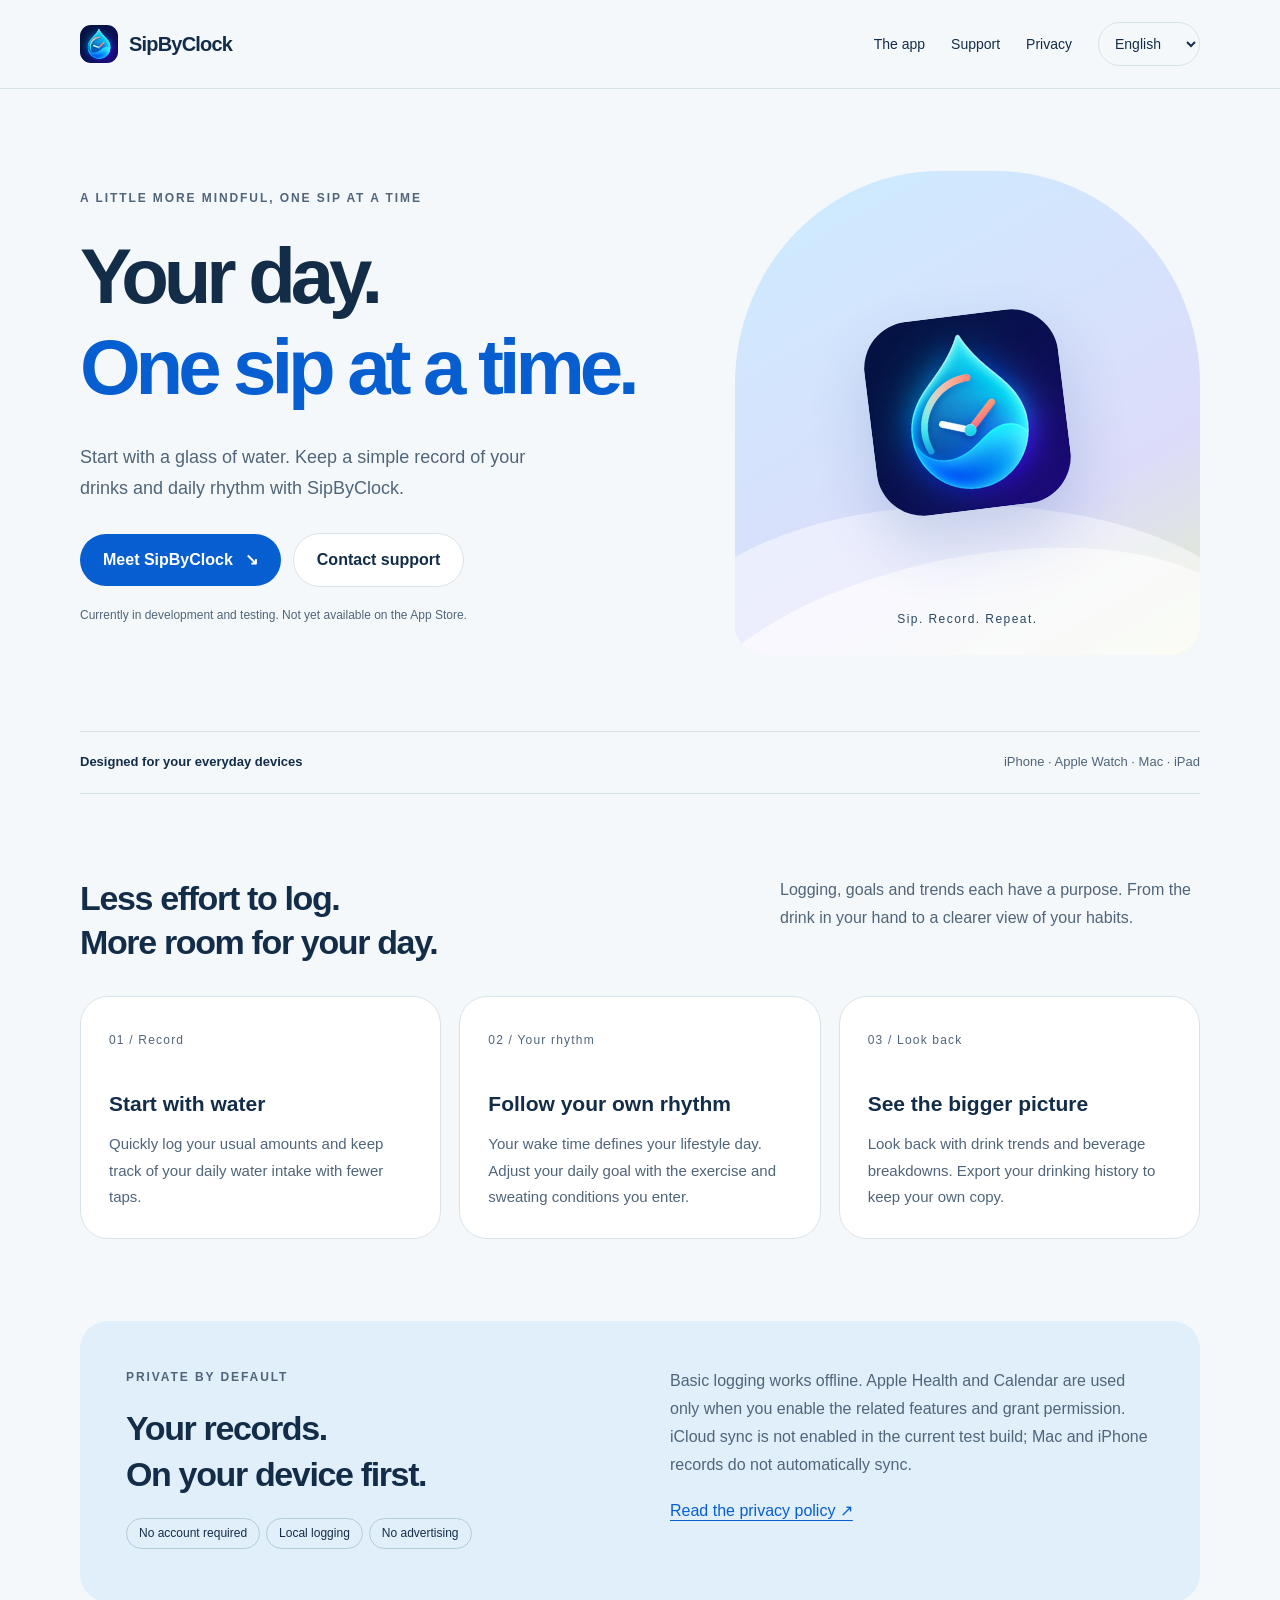
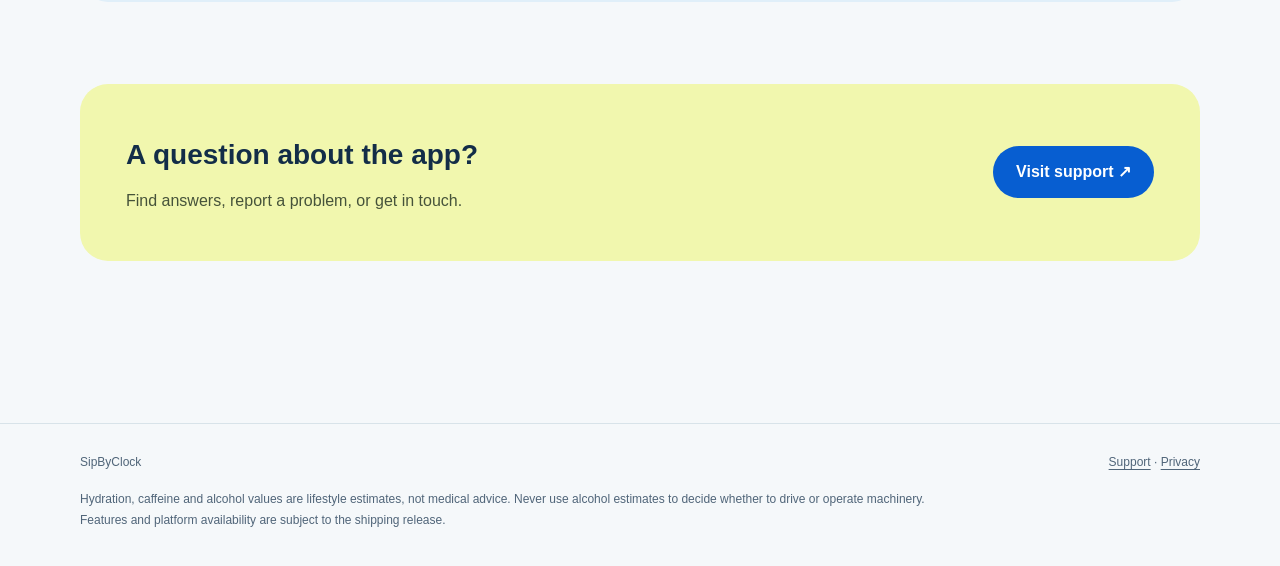
<file: index.html>
<!doctype html>
<!-- Generated by Website/build_site.mjs. Edit templates and i18n source. -->
<html lang="zh-Hant"><head><meta charset="utf-8"><meta name="viewport" content="width=device-width,initial-scale=1"><meta name="description" content="SipByClock 飲品隨手記：App 介紹、客服與隱私權政策。"><title>SipByClock 飲品隨手記</title><link rel="icon" href="assets/app-icon.png"><link rel="stylesheet" href="styles.css">
<script src="language.js" defer></script>
<script src="i18n/zh-Hant.js" defer></script>
<script src="i18n/zh-Hans.js" defer></script>
<script src="i18n/en.js" defer></script>
<script src="i18n/de.js" defer></script>
<script src="i18n/fr.js" defer></script>
<script src="i18n/ja.js" defer></script>
<script src="i18n/ko.js" defer></script>
<script src="i18n/es.js" defer></script>
<script src="site.js" defer></script>
</head><body data-page="home">
<a class="skip" href="#main"><span data-i18n="common.skip">跳至主要內容</span></a>
<header><div class="wrap nav"><a class="brand" href="./" data-local><img src="assets/app-icon.png" alt="" width="38" height="38">SipByClock</a><nav aria-label="主要導覽"><a href="./#features" data-local><span data-i18n="common.app">認識 App</span></a><a href="support.html" data-local><span data-i18n="common.support">支援</span></a><a href="privacy.html" data-local><span data-i18n="common.privacy">隱私</span></a><label class="language-picker"><span class="sr-only" data-i18n="common.language">選擇語言</span><select id="language" name="lang" disabled><option value="zh-Hant" lang="zh-Hant" selected>繁體中文</option><option value="zh-Hans" lang="zh-Hans">简体中文</option><option value="en" lang="en">English</option><option value="de" lang="de">Deutsch</option><option value="fr" lang="fr">Français</option><option value="ja" lang="ja">日本語</option><option value="ko" lang="ko">한국어</option><option value="es" lang="es">Español</option></select></label></nav></div></header>
<main id="main" class="wrap">
  <div class="hero">
    <div>
      <p class="eyebrow" data-i18n="home.eyebrow">每一口，都更用心</p>
      <h1><span class="hero-first" data-i18n="home.hero1">每一口，</span><br><span data-i18n="home.hero2">都有記錄。</span></h1>
      <p class="lede" data-i18n="home.intro">從一杯水開始，記下飲品與生活節奏。SipByClock 飲品隨手記，讓每日記錄更簡單。</p>
      <div class="actions">
        <a class="button" href="#features"><span data-i18n="home.meet">認識 SipByClock</span><span aria-hidden="true">↘</span></a>
        <a class="button secondary" href="support.html" data-local data-i18n="common.contact">聯絡支援</a>
      </div>
      <p class="release-note" data-i18n="home.release">目前開發測試中，尚未提供 App Store 公開下載。</p>
    </div>
    <div class="hero-art" aria-hidden="true"><img src="assets/app-icon.png" alt="" width="256" height="256"><div class="art-caption" data-i18n="home.caption">喝一口。記一下。繼續生活。</div></div>
  </div>
  <div class="platforms"><strong data-i18n="home.platforms">為日常的不同裝置而設計</strong><span>iPhone · Apple Watch · Mac · iPad</span></div>
  <section class="content" id="features">
    <div class="section-head"><h2><span data-i18n="home.heading1">記錄少一點負擔，</span><br><span data-i18n="home.heading2">生活多一點從容。</span></h2><p data-i18n="home.explanation">記錄、目標與趨勢各司其職。從當下的一杯，到看見自己的日常習慣。</p></div>
    <div class="features">
      <article class="feature"><span class="number" data-i18n="home.record">01 / 記錄</span><h3 data-i18n="home.water">從一杯水開始</h3><p data-i18n="home.waterBody">快速記錄常用容量，減少重複輸入，讓每天的飲水記錄更簡單。</p></article>
      <article class="feature"><span class="number" data-i18n="home.rhythm">02 / 生活節奏</span><h3 data-i18n="home.rhythmTitle">照自己的節奏調整</h3><p data-i18n="home.rhythmBody">依起床時間劃分生活日，讓今日目標配合你填寫的運動與出汗條件。</p></article>
      <article class="feature"><span class="number" data-i18n="home.review">03 / 回顧</span><h3 data-i18n="home.reviewTitle">看見累積的日常</h3><p data-i18n="home.reviewBody">透過飲用趨勢與飲品佔比回顧紀錄，也可匯出飲用歷史，保留自己的資料。</p></article>
    </div>
  </section>
  <section class="privacy-band">
    <div><p class="eyebrow" data-i18n="home.privateLabel">預設保有隱私</p><h2><span data-i18n="home.private1">你的記錄，</span><br><span data-i18n="home.private2">先留在你的裝置。</span></h2><div><span class="tag" data-i18n="home.account">不需帳號</span><span class="tag" data-i18n="home.local">本機記錄</span><span class="tag" data-i18n="home.ads">無廣告</span></div></div>
    <div><p data-i18n="home.privateBody">基本記錄可離線使用。Apple 健康與行事曆只在你開啟相關功能並授權後使用。目前測試版未啟用 iCloud 同步，Mac 與手機不會自動同步紀錄。</p><a href="privacy.html" data-local data-i18n="home.readPrivacy">閱讀隱私權政策 ↗</a></div>
  </section>
  <section class="content"><div class="callout"><div><h2 data-i18n="home.question">使用上有疑問？</h2><p data-i18n="home.questionBody">使用說明、問題回報與客服，都在這裡。</p></div><a class="button" href="support.html" data-local data-i18n="home.visit">前往支援中心 ↗</a></div></section>
</main>

<footer><div class="wrap"><div class="footer-row"><span>SipByClock</span><span><a href="support.html" data-local><span data-i18n="common.support">支援</span></a> · <a href="privacy.html" data-local><span data-i18n="common.privacy">隱私</span></a></span></div><p class="footer-note" data-i18n="common.safety">補水、咖啡因與酒精數值僅為生活估算，不是醫療建議；酒精估算不得用於判斷是否可以駕車或操作機械。功能與平台供應以正式發行版本為準。</p></div></footer>
</body></html>
</file>
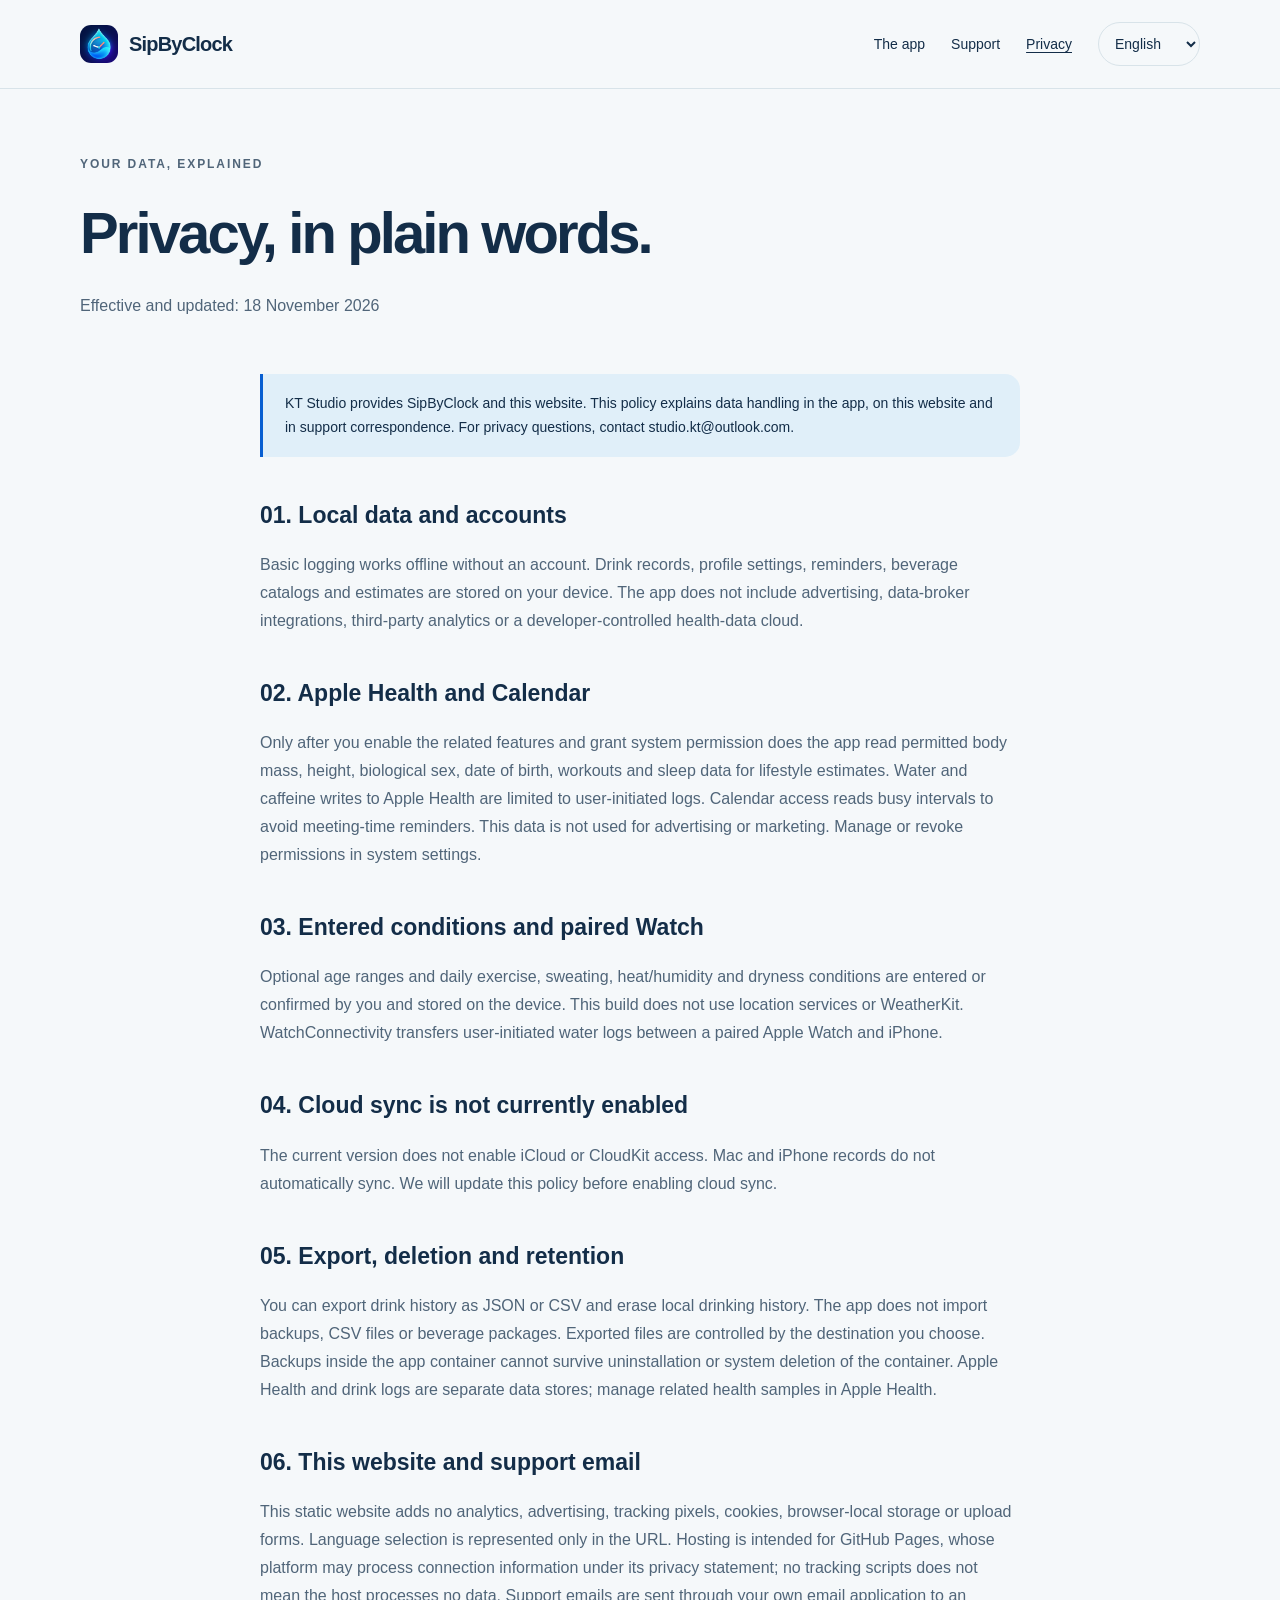
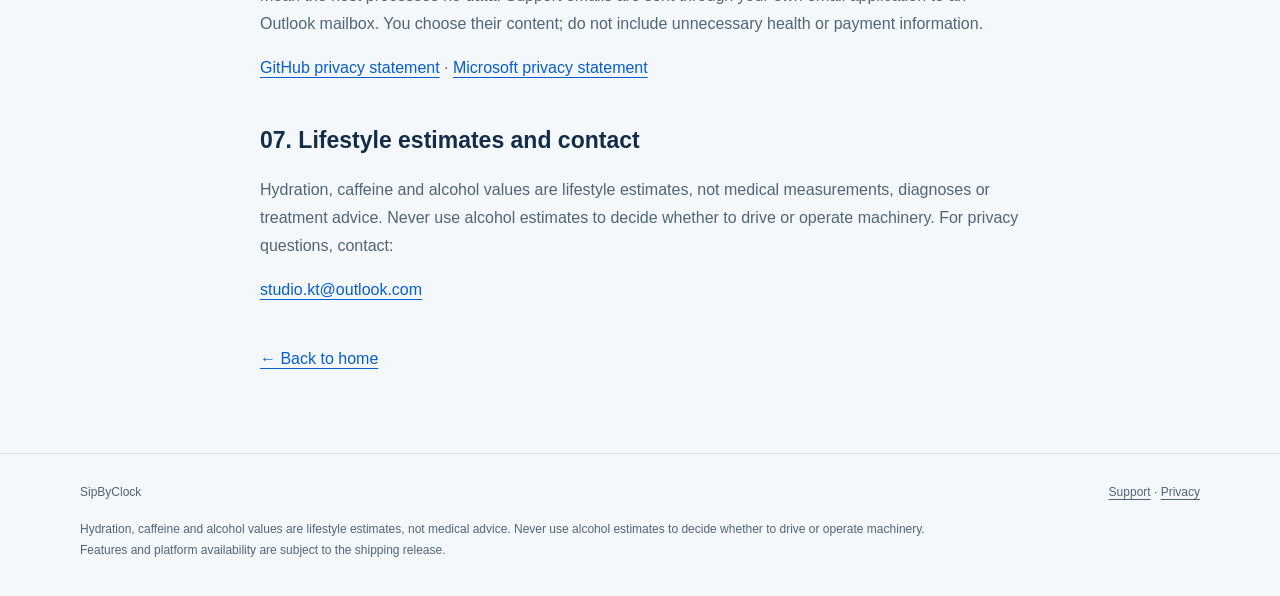
<file: privacy.html>
<!doctype html>
<!-- Generated by Website/build_site.mjs. Edit templates and i18n source. -->
<html lang="zh-Hant"><head><meta charset="utf-8"><meta name="viewport" content="width=device-width,initial-scale=1"><meta name="description" content="KT Studio 提供 SipByClock 與本網站。本政策說明我們如何處理 App、網站及客服往來中的資料；隱私問題請寄至 studio.kt@outlook.com。"><title>隱私權政策 — SipByClock</title><link rel="icon" href="assets/app-icon.png"><link rel="stylesheet" href="styles.css">
<script src="language.js" defer></script>
<script src="i18n/zh-Hant.js" defer></script>
<script src="i18n/zh-Hans.js" defer></script>
<script src="i18n/en.js" defer></script>
<script src="i18n/de.js" defer></script>
<script src="i18n/fr.js" defer></script>
<script src="i18n/ja.js" defer></script>
<script src="i18n/ko.js" defer></script>
<script src="i18n/es.js" defer></script>
<script src="site.js" defer></script>
</head><body data-page="privacy">
<a class="skip" href="#main"><span data-i18n="common.skip">跳至主要內容</span></a>
<header><div class="wrap nav"><a class="brand" href="./" data-local><img src="assets/app-icon.png" alt="" width="38" height="38">SipByClock</a><nav aria-label="主要導覽"><a href="./#features" data-local><span data-i18n="common.app">認識 App</span></a><a href="support.html" data-local><span data-i18n="common.support">支援</span></a><a href="privacy.html" data-local aria-current="page"><span data-i18n="common.privacy">隱私</span></a><label class="language-picker"><span class="sr-only" data-i18n="common.language">選擇語言</span><select id="language" name="lang" disabled><option value="zh-Hant" lang="zh-Hant" selected>繁體中文</option><option value="zh-Hans" lang="zh-Hans">简体中文</option><option value="en" lang="en">English</option><option value="de" lang="de">Deutsch</option><option value="fr" lang="fr">Français</option><option value="ja" lang="ja">日本語</option><option value="ko" lang="ko">한국어</option><option value="es" lang="es">Español</option></select></label></nav></div></header>
<main id="main" class="wrap">
  <div class="page-head"><p class="eyebrow" data-i18n="privacy.eyebrow">你的資料，清楚說明</p><h1 data-i18n="privacy.heading">隱私，說明白。</h1><p data-i18n="privacy.updated">生效及更新日期：2026-11-18</p></div>
  <article class="prose">
    <aside class="notice" data-i18n="privacy.notice">KT Studio 提供 SipByClock 與本網站。本政策說明我們如何處理 App、網站及客服往來中的資料；隱私問題請寄至 studio.kt@outlook.com。</aside>
    <h2 data-i18n="privacy.sections.0.h">01. 本機資料與帳號</h2><p data-i18n="privacy.sections.0.p">基本記錄可離線使用，不需建立帳號。飲用紀錄、個人設定、提醒、飲品目錄及估算結果保存在裝置上。App 不含廣告、資料仲介整合、第三方分析或開發者控制的健康資料雲端。</p>
<h2 data-i18n="privacy.sections.1.h">02. Apple 健康與行事曆</h2><p data-i18n="privacy.sections.1.p">只有在你主動開啟相關功能並通過系統授權後，App 才會讀取可授權的體重、身高、生理性別、生日、運動與睡眠資料，用於生活估算；寫入健康的飲水與咖啡因紀錄限使用者主動記錄。行事曆只讀取忙碌時段以避開會議提醒。這些資料不作廣告或行銷用途。你可以在系統設定管理或撤回權限。</p>
<h2 data-i18n="privacy.sections.2.h">03. 自填條件與配對手錶</h2><p data-i18n="privacy.sections.2.p">選填年齡區間與每日運動、出汗、炎熱／潮濕及乾燥條件由你輸入或確認，保存在裝置上。本版本不使用定位服務或 WeatherKit。配對 Apple Watch 與 iPhone 透過 WatchConnectivity 傳送使用者主動建立的飲水紀錄。</p>
<h2 data-i18n="privacy.sections.3.h">04. 目前未啟用雲端同步</h2><p data-i18n="privacy.sections.3.p">目前版本未啟用 iCloud 或 CloudKit 存取，Mac 與手機資料不會自動同步。若未來啟用雲端同步，我們會先更新本政策。</p>
<h2 data-i18n="privacy.sections.4.h">05. 匯出、刪除與保存</h2><p data-i18n="privacy.sections.4.p">你可以匯出 JSON 或 CSV 飲用歷史，也可以清除本機飲用歷史。App 不提供備份、CSV 或飲品套件匯入。匯出檔由你選擇的保存位置控制；App 容器內的備份無法抵抗卸載或系統刪除容器。健康資料與飲用紀錄是不同的資料儲存，請另在 Apple 健康管理相關樣本。</p>
<h2 data-i18n="privacy.sections.5.h">06. 本網站與客服郵件</h2><p data-i18n="privacy.sections.5.p">本靜態網站不加入分析、廣告、追蹤像素、Cookie、瀏覽器本機儲存或上傳表單；語言選擇只反映在網址參數。預定採 GitHub Pages 託管，平台可能依其隱私聲明處理連線資訊；「無追蹤碼」不代表託管平台完全不處理資料。客服郵件會透過你自己的郵件工具寄往 Outlook 信箱，內容由你決定；請勿寄送不必要的健康或付款資料。</p><p><a href="https://docs.github.com/en/site-policy/privacy-policies/github-general-privacy-statement" rel="noreferrer"><span data-i18n="common.github">GitHub 隱私聲明</span></a> · <a href="https://privacy.microsoft.com/privacystatement" rel="noreferrer"><span data-i18n="common.microsoft">Microsoft 隱私權聲明</span></a></p>
<h2 data-i18n="privacy.sections.6.h">07. 生活估算與聯絡方式</h2><p data-i18n="privacy.sections.6.p">補水、咖啡因與酒精數值是生活估算，不是醫療測量、診斷或治療建議。酒精估算不得用於判斷是否可以駕車或操作機械。隱私疑問請來信：</p>
    <p><a href="mailto:studio.kt@outlook.com">studio.kt@outlook.com</a></p>
    <a class="back" href="./" data-local data-i18n="common.back">← 回到首頁</a>
  </article>
</main>

<footer><div class="wrap"><div class="footer-row"><span>SipByClock</span><span><a href="support.html" data-local><span data-i18n="common.support">支援</span></a> · <a href="privacy.html" data-local><span data-i18n="common.privacy">隱私</span></a></span></div><p class="footer-note" data-i18n="common.safety">補水、咖啡因與酒精數值僅為生活估算，不是醫療建議；酒精估算不得用於判斷是否可以駕車或操作機械。功能與平台供應以正式發行版本為準。</p></div></footer>
</body></html>
</file>
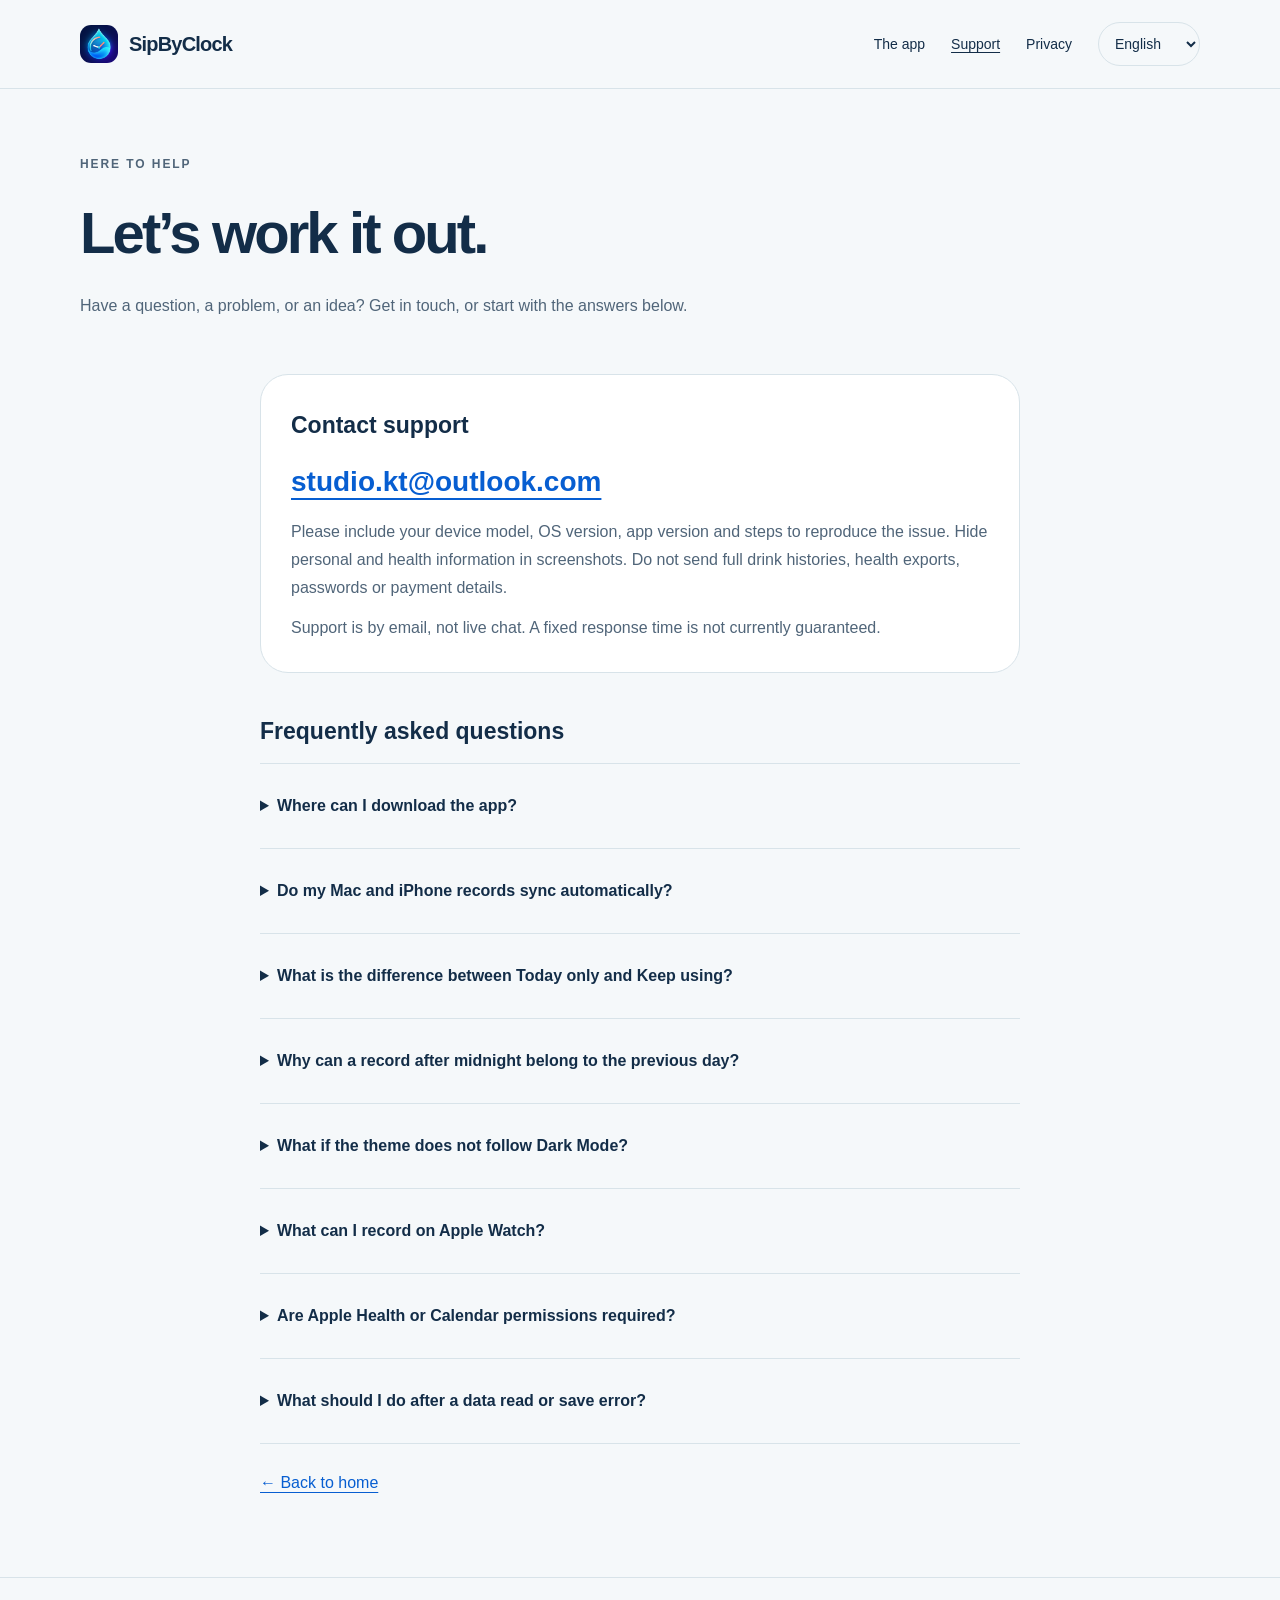
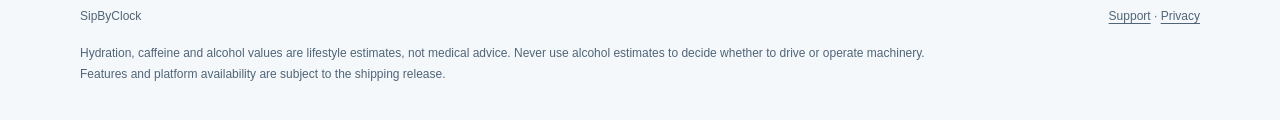
<file: support.html>
<!doctype html>
<!-- Generated by Website/build_site.mjs. Edit templates and i18n source. -->
<html lang="zh-Hant"><head><meta charset="utf-8"><meta name="viewport" content="width=device-width,initial-scale=1"><meta name="description" content="SipByClock 客服與常見問題：紀錄、目標、外觀與資料保護。"><title>支援 — SipByClock</title><link rel="icon" href="assets/app-icon.png"><link rel="stylesheet" href="styles.css">
<script src="language.js" defer></script>
<script src="i18n/zh-Hant.js" defer></script>
<script src="i18n/zh-Hans.js" defer></script>
<script src="i18n/en.js" defer></script>
<script src="i18n/de.js" defer></script>
<script src="i18n/fr.js" defer></script>
<script src="i18n/ja.js" defer></script>
<script src="i18n/ko.js" defer></script>
<script src="i18n/es.js" defer></script>
<script src="site.js" defer></script>
</head><body data-page="support">
<a class="skip" href="#main"><span data-i18n="common.skip">跳至主要內容</span></a>
<header><div class="wrap nav"><a class="brand" href="./" data-local><img src="assets/app-icon.png" alt="" width="38" height="38">SipByClock</a><nav aria-label="主要導覽"><a href="./#features" data-local><span data-i18n="common.app">認識 App</span></a><a href="support.html" data-local aria-current="page"><span data-i18n="common.support">支援</span></a><a href="privacy.html" data-local><span data-i18n="common.privacy">隱私</span></a><label class="language-picker"><span class="sr-only" data-i18n="common.language">選擇語言</span><select id="language" name="lang" disabled><option value="zh-Hant" lang="zh-Hant" selected>繁體中文</option><option value="zh-Hans" lang="zh-Hans">简体中文</option><option value="en" lang="en">English</option><option value="de" lang="de">Deutsch</option><option value="fr" lang="fr">Français</option><option value="ja" lang="ja">日本語</option><option value="ko" lang="ko">한국어</option><option value="es" lang="es">Español</option></select></label></nav></div></header>
<main id="main" class="wrap">
  <div class="page-head"><p class="eyebrow" data-i18n="support.eyebrow">在這裡，找到協助</p><h1 data-i18n="support.heading">一起把問題說清楚。</h1><p data-i18n="support.intro">遇到問題或想分享建議，歡迎來信。寄信前可先看看下方的常見問題。</p></div>
  <div class="prose">
    <section class="contact"><h2 class="contact-heading" data-i18n="support.contact">聯絡客服</h2><a class="email" href="mailto:studio.kt@outlook.com?subject=SipByClock%20Support">studio.kt@outlook.com</a><p data-i18n="support.instructions">建議附上裝置型號、系統版本、App 版本及重現步驟。截圖前請遮住個人與健康資料；不需寄送完整飲用歷史、健康匯出檔、密碼或付款資料。</p><p data-i18n="support.response">這是電子郵件支援，不是即時聊天室；目前不承諾固定回覆時限。</p></section>
    <section aria-labelledby="faq-heading"><h2 id="faq-heading" data-i18n="support.faq">常見問題</h2><div class="faq"><details><summary data-i18n="faq.0.q">哪裡可以下載 App？</summary><p data-i18n="faq.0.a">目前仍在開發與測試，尚未提供 App Store 公開下載。正式發行後，本站會加入經確認的下載連結。</p></details>
<details><summary data-i18n="faq.1.q">Mac、手機的資料會自動同步嗎？</summary><p data-i18n="faq.1.a">目前測試版不會。iCloud／CloudKit 尚未啟用，兩端以各自的本機資料為準。配對 Apple Watch 的飲水傳送是另一項功能，不代表 Mac 與手機已提供雲端同步。</p></details>
<details><summary data-i18n="faq.2.q">「僅限今日」與「持續沿用」有何不同？</summary><p data-i18n="faq.2.a">儲存「僅限今日」後，條件只作用於目前生活日，下次起床分界回到基礎目標及初始條件，不恢復更早的沿用設定。「持續沿用」則保留已儲存的目標及配對條件。調整後請按儲存。</p></details>
<details><summary data-i18n="faq.3.q">為什麼過了午夜，紀錄仍算同一天？</summary><p data-i18n="faq.3.a">生活日依你設定的起床時間分界，不以午夜分界。例如起床時間是 06:00，跨過午夜但尚未到下次起床時間的紀錄，仍可屬於同一個生活日。</p></details>
<details><summary data-i18n="faq.4.q">主題沒有跟著系統變暗時怎麼辦？</summary><p data-i18n="faq.4.a">先在 App 設定選「跟隨系統」，再確認系統的「螢幕顯示與亮度」實際選了深色。Night Shift 的暖色螢幕與深色外觀不同。若系統已暗、App 仍亮，請提供 App／系統版本與操作順序來信回報；不要為此刪除 App。</p></details>
<details><summary data-i18n="faq.5.q">手錶可以記錄哪些飲品？</summary><p data-i18n="faq.5.a">手錶只記錄水。語音或數字輸入先填入容量，再明確按「紀錄水」送出；取消輸入不會新增紀錄。其他飲品請在支援該功能的 App 版本內記錄。</p></details>
<details><summary data-i18n="faq.6.q">需要給予健康或行事曆權限嗎？</summary><p data-i18n="faq.6.a">基本飲水記錄不需要這些權限。只有你開啟相關功能時才會請求系統授權；可在系統設定撤回。更多內容請見隱私說明。</p></details>
<details><summary data-i18n="faq.7.q">遇到資料讀取或儲存錯誤怎麼辦？</summary><p data-i18n="faq.7.a">先保留 App 與原資料，記下錯誤與版本後聯絡客服。不要卸載、清除容器或反覆覆蓋檔案；本機 App 內的備份不能抵抗卸載或系統刪除容器。</p></details></div></section>
    <a class="back" href="./" data-local data-i18n="common.back">← 回到首頁</a>
  </div>
</main>

<footer><div class="wrap"><div class="footer-row"><span>SipByClock</span><span><a href="support.html" data-local><span data-i18n="common.support">支援</span></a> · <a href="privacy.html" data-local><span data-i18n="common.privacy">隱私</span></a></span></div><p class="footer-note" data-i18n="common.safety">補水、咖啡因與酒精數值僅為生活估算，不是醫療建議；酒精估算不得用於判斷是否可以駕車或操作機械。功能與平台供應以正式發行版本為準。</p></div></footer>
</body></html>
</file>
<file: styles.css>
@charset "UTF-8";
:root{color-scheme:light;--ink:#132d48;--muted:#506579;--paper:#f5f8fa;--surface:#fff;--line:#d8e3e9;--blue:#075ed1;--ice:#e0eff9;--sun:#f1f7ae;--radius:28px}
*{box-sizing:border-box}html{scroll-behavior:smooth;scroll-padding-top:90px}body{margin:0;background:var(--paper);color:var(--ink);font-family:-apple-system,BlinkMacSystemFont,"Segoe UI","Noto Sans TC",sans-serif;line-height:1.75}a{color:var(--blue);text-underline-offset:.24em}a:hover{text-decoration-thickness:2px}button,a{touch-action:manipulation}a:focus-visible,button:focus-visible,summary:focus-visible{outline:3px solid var(--blue);outline-offset:5px;border-radius:5px}button{font:inherit}img{max-width:100%;display:block}.wrap{width:min(1120px,calc(100% - 64px));margin:auto}.skip{position:absolute;left:16px;top:-100px;z-index:10;padding:10px;background:var(--surface)}.skip:focus{top:10px}
header{border-bottom:1px solid var(--line);background:var(--paper)}.nav{display:flex;align-items:center;justify-content:space-between;gap:24px;min-height:88px}.brand{display:flex;align-items:center;gap:11px;color:var(--ink);font-size:20px;font-weight:750;text-decoration:none;letter-spacing:-.04em}.brand img{border-radius:11px;width:38px;height:38px}nav{display:flex;align-items:center;gap:26px}nav a{font-size:14px;color:var(--ink);text-decoration:none}nav a[aria-current=page]{text-decoration:underline}#language{background:transparent;color:var(--ink);border:1px solid var(--line);border-radius:99px;min-height:44px;padding:4px 15px;cursor:pointer}
.hero{display:grid;grid-template-columns:1.3fr 1fr;gap:50px;align-items:center;padding:82px 0 76px}.eyebrow{text-transform:uppercase;letter-spacing:.16em;font-size:12px;font-weight:750;color:var(--muted);margin:0 0 22px}.hero h1{font-size:clamp(44px,6.3vw,78px);font-weight:750;line-height:1.17;letter-spacing:-.065em;margin:0 0 28px}.hero h1 span{color:var(--blue)}.lede{font-size:18px;max-width:490px;color:var(--muted);margin:0 0 28px}.actions{display:flex;gap:12px;align-items:center;flex-wrap:wrap}.button{display:inline-flex;align-items:center;justify-content:center;gap:12px;border-radius:99px;padding:12px 23px;min-height:48px;font-weight:650;text-decoration:none;background:var(--blue);color:#fff}.button.secondary{background:var(--surface);color:var(--ink);border:1px solid var(--line)}.release-note{font-size:12px;color:var(--muted);margin-top:18px}.hero-art{aspect-ratio:1/1.04;position:relative;background:linear-gradient(150deg,#ccecff,#dcdcf9 70%,#e4eec7);border-radius:44% 44% 30px 30px;display:flex;align-items:center;justify-content:center;overflow:hidden}.hero-art:before,.hero-art:after{content:"";position:absolute;inset:auto -15% -29%;height:60%;background:#ffffff78;border-radius:50%}.hero-art:after{bottom:-40%;transform:rotate(-12deg);background:#ffffffa6}.hero-art img{width:42%;border-radius:24%;box-shadow:0 28px 60px #2855a133;position:relative;z-index:1;transform:rotate(-7deg)}.art-caption{position:absolute;bottom:25px;left:0;right:0;text-align:center;z-index:2;font-size:12px;color:#294762;letter-spacing:.12em}.platforms{display:flex;justify-content:space-between;border-top:1px solid var(--line);border-bottom:1px solid var(--line);padding:19px 0;gap:15px;flex-wrap:wrap;font-size:13px;color:var(--muted)}.platforms strong{color:var(--ink);font-weight:600}
section.content{padding:82px 0}.section-head{display:flex;justify-content:space-between;align-items:start;gap:40px;margin-bottom:32px}.section-head h2{font-size:34px;line-height:1.3;letter-spacing:-.04em;margin:0}.section-head p{margin:0;max-width:420px;color:var(--muted)}.features{display:grid;grid-template-columns:repeat(3,1fr);gap:18px}.feature{border:1px solid var(--line);border-radius:var(--radius);padding:28px;background:var(--surface)}.feature .number{font-size:12px;color:var(--muted);letter-spacing:.1em}.feature h3{font-size:21px;line-height:1.4;margin:36px 0 13px}.feature p{font-size:15px;color:var(--muted);margin:0}.privacy-band{border-radius:var(--radius);background:var(--ice);display:grid;grid-template-columns:1fr 1fr;gap:60px;padding:46px}.privacy-band h2{font-size:34px;line-height:1.35;margin:0 0 20px;letter-spacing:-.04em}.privacy-band p{color:var(--muted);margin:0 0 18px}.tag{display:inline-block;font-size:12px;padding:4px 12px;border:1px solid #b4ccd9;border-radius:20px;margin:0 6px 7px 0}.callout{display:flex;align-items:center;justify-content:space-between;gap:35px;padding:46px;background:var(--sun);border-radius:var(--radius);margin-bottom:80px}.callout h2{margin:0 0 8px;font-size:28px}.callout p{margin:0;color:#46533a}
footer{border-top:1px solid var(--line);padding:28px 0 35px;font-size:12px;color:var(--muted)}.footer-row{display:flex;justify-content:space-between;gap:20px;flex-wrap:wrap}footer a{color:var(--muted)}.footer-note{max-width:850px;margin:16px 0 0;font-size:12px}.page-head{padding:65px 0 38px}.page-head h1{font-size:clamp(36px,6vw,58px);line-height:1.25;letter-spacing:-.05em;margin:0 0 22px}.page-head p{max-width:680px;color:var(--muted)}.prose{max-width:760px;margin:0 auto 80px}.prose h2{font-size:23px;margin:38px 0 12px}.prose p,.prose li{color:var(--muted)}.notice{border-left:3px solid var(--blue);background:var(--ice);padding:17px 22px;border-radius:0 15px 15px 0;color:var(--ink);font-size:14px}.contact{padding:30px;border:1px solid var(--line);border-radius:var(--radius);background:var(--surface);margin-bottom:30px}.email{font-size:clamp(18px,4vw,28px);font-weight:650;overflow-wrap:anywhere}.contact p{margin:12px 0 0}.faq{border-top:1px solid var(--line)}details{border-bottom:1px solid var(--line);padding:20px 0}summary{cursor:pointer;font-weight:650;min-height:44px;display:list-item;align-content:center}details p{padding:0 0 0 3px;margin:10px 0 0}.back{display:inline-block;margin-top:25px}.lang-en{display:none}html[lang=en] .lang-zh{display:none}html[lang=en] .lang-en{display:revert}
@media(max-width:760px){.wrap{width:calc(100% - 40px)}.nav{gap:14px;min-height:80px;flex-wrap:wrap;padding:16px 0}.brand{font-size:18px}nav{gap:17px;flex-wrap:wrap}nav a{font-size:13px}#language{padding:3px 12px}.hero{grid-template-columns:1fr;padding:48px 0 38px;gap:35px}.hero h1{font-size:52px}.hero-art{max-width:420px;width:100%;aspect-ratio:1.4;justify-self:center;border-radius:32px}.hero-art img{width:31%}.hero-art .art-caption{bottom:17px}.lede{font-size:17px}.platforms{font-size:12px;gap:10px}.section-head{display:block}.section-head h2{margin-bottom:15px;font-size:29px}section.content{padding:52px 0}.features{grid-template-columns:1fr}.feature{padding:24px}.feature h3{margin:18px 0 10px}.privacy-band{grid-template-columns:1fr;gap:18px;padding:28px}.privacy-band h2{font-size:29px}.callout{display:block;padding:28px;margin-bottom:50px}.callout .button{margin-top:22px}.page-head{padding-top:42px}.prose{margin-bottom:55px}}
@media(max-width:380px){.hero h1{font-size:44px}nav{gap:12px}.brand img{width:32px;height:32px}.wrap{width:calc(100% - 32px)}}
@media(prefers-reduced-motion:reduce){html{scroll-behavior:auto}.hero-art img{transform:none}}
@media(prefers-contrast:more){:root{--muted:#263e53;--line:#677e90}.feature,.contact{border-width:2px}}
.hero h1 > .lang-zh,.hero h1 > .lang-en{color:var(--ink)}
.hero-art img{height:auto}
nav a{display:inline-flex;align-items:center;min-height:44px;min-width:44px}
html:not(.js) #language{display:none}
.hero h1 .hero-first{color:var(--ink)}
.language-picker{display:inline-flex;max-width:100%}
html:not(.js) .language-picker{display:none}
select#language{font:inherit;max-width:160px;font-size:14px;border-radius:22px;padding:8px 12px;min-height:44px}
select:focus-visible{outline:3px solid var(--blue);outline-offset:4px}
.sr-only{position:absolute;width:1px;height:1px;padding:0;margin:-1px;overflow:hidden;clip-path:inset(50%);white-space:nowrap;border:0}
.contact .contact-heading{margin-top:0}
.hero > *,.section-head > *,.features > *,.privacy-band > *,.callout > *{min-width:0}
h1,h2,h3,p,a,.eyebrow,.art-caption{overflow-wrap:anywhere}
html:lang(ja),html:lang(ko),html:lang(zh){line-break:strict}
html:lang(ko) body{word-break:keep-all}
</file>
